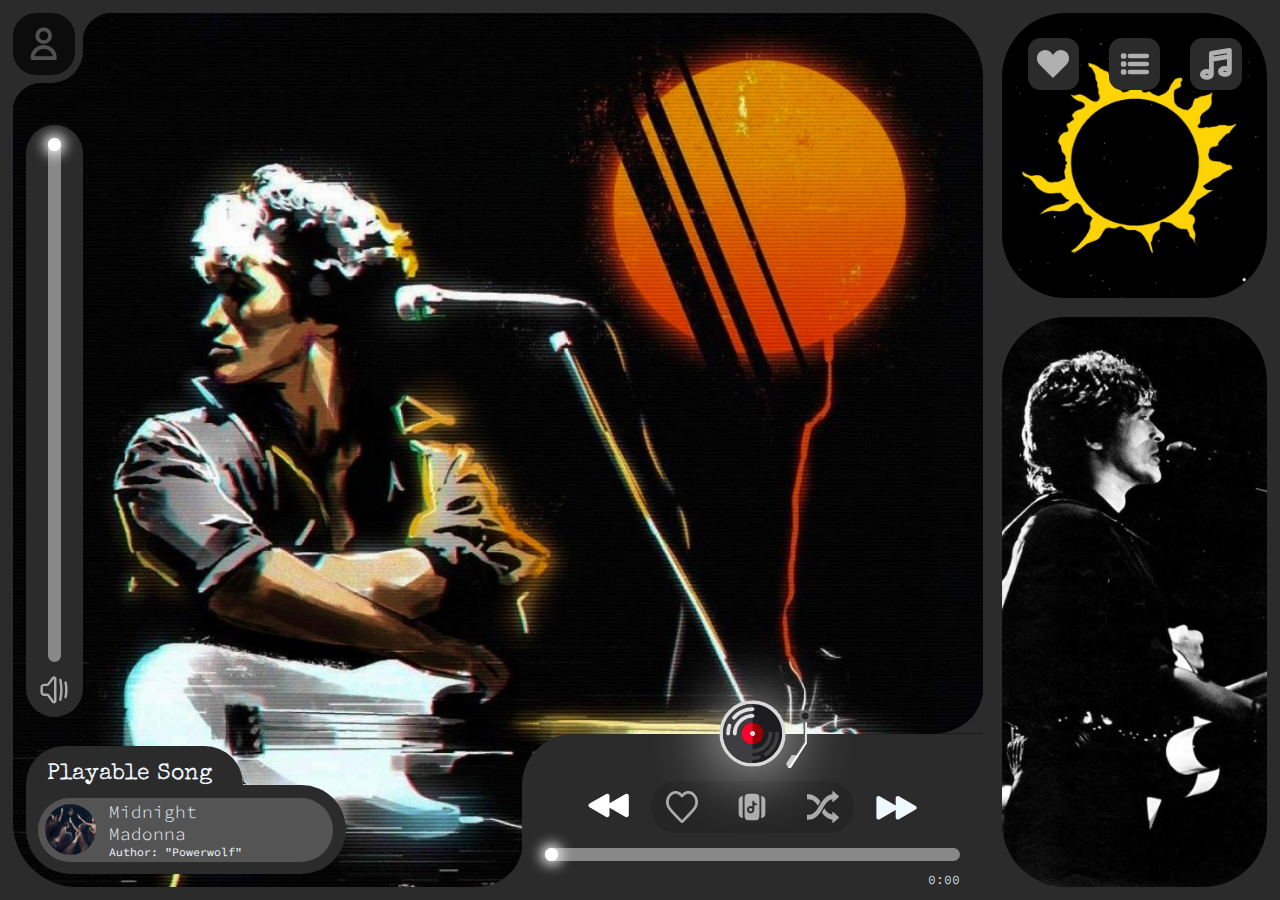
<file: index.html>
<!DOCTYPE html>
<html lang="en">
  <head>
    <meta charset="UTF-8" />
    <meta name="viewport" content="width=device-width, initial-scale=1.0" />
    <link rel="icon" href="./images/KinoIcon.jpeg" />
    <link rel="stylesheet" href="./style.css" />
    <title>Musician</title>
  </head>
  <body>
    <main>
      <section id="MainContainer">
        <div id="MC-Account">
          <svg
            width="100"
            height="100"
            viewBox="0 0 100 100"
            fill="none"
            xmlns="http://www.w3.org/2000/svg"
            style="transform: translateX(-0.05vw) translateY(-0.05vw)"
          >
            <path
              d="M100 7.62939e-06C66.6667 4.7153e-06 6.99382e-06 20 0 100L8.74228e-06 -1.11288e-06L100 7.62939e-06Z"
              fill="#2B2B2B"
            />
          </svg>
          <div id="MC-A-ImgContainer">
            <svg
              width="61"
              height="61"
              viewBox="0 0 61 61"
              fill="none"
              xmlns="http://www.w3.org/2000/svg"
            >
              <path
                d="M40.6667 17.7917C40.6667 23.4066 36.1148 27.9583 30.5 27.9583C24.8851 27.9583 20.3333 23.4066 20.3333 17.7917C20.3333 12.1768 24.8851 7.625 30.5 7.625C36.1148 7.625 40.6667 12.1768 40.6667 17.7917Z"
                stroke="#515151"
                stroke-width="6"
                stroke-linecap="round"
                stroke-linejoin="round"
              />
              <path
                d="M30.5 35.5833C20.6739 35.5833 12.7083 43.5489 12.7083 53.375H48.2917C48.2917 43.5489 40.3261 35.5833 30.5 35.5833Z"
                stroke="#515151"
                stroke-width="6"
                stroke-linecap="round"
                stroke-linejoin="round"
              />
            </svg>
          </div>
          <svg
            width="100"
            height="100"
            viewBox="0 0 100 100"
            fill="none"
            xmlns="http://www.w3.org/2000/svg"
            style="transform: translateX(-0.05vw) translateY(-0.05vw)"
          >
            <path
              d="M100 7.62939e-06C66.6667 4.7153e-06 6.99382e-06 20 0 100L8.74228e-06 -1.11288e-06L100 7.62939e-06Z"
              fill="#2B2B2B"
            />
          </svg>
        </div>
        <div id="MC-Volume">
          <svg
            id="MC-V-Zero"
            width="800px"
            height="800px"
            viewBox="0 0 24 24"
            fill="none"
            xmlns="http://www.w3.org/2000/svg"
          >
            <path
              fill-rule="evenodd"
              clip-rule="evenodd"
              d="M10.4 1.8C11.5532 0.262376 14 1.07799 14 3.00001V21.1214C14 23.0539 11.5313 23.8627 10.3878 22.3049L6.49356 17H4C2.34315 17 1 15.6569 1 14V10C1 8.34315 2.34315 7 4 7H6.5L10.4 1.8ZM12 3L8.1 8.2C7.72229 8.70361 7.12951 9 6.5 9H4C3.44772 9 3 9.44772 3 10V14C3 14.5523 3.44772 15 4 15H6.49356C7.13031 15 7.72901 15.3032 8.10581 15.8165L12 21.1214V3Z"
              fill="#ABABAB"
            />
            <path
              d="M16.2137 4.17445C16.1094 3.56451 16.5773 3 17.1961 3C17.6635 3 18.0648 3.328 18.1464 3.78824C18.4242 5.35347 19 8.96465 19 12C19 15.0353 18.4242 18.6465 18.1464 20.2118C18.0648 20.672 17.6635 21 17.1961 21C16.5773 21 16.1094 20.4355 16.2137 19.8256C16.5074 18.1073 17 14.8074 17 12C17 9.19264 16.5074 5.8927 16.2137 4.17445Z"
              fill="#ABABAB"
            />
            <path
              d="M21.41 5C20.7346 5 20.2402 5.69397 20.3966 6.35098C20.6758 7.52413 21 9.4379 21 12C21 14.5621 20.6758 16.4759 20.3966 17.649C20.2402 18.306 20.7346 19 21.41 19C21.7716 19 22.0974 18.7944 22.2101 18.4509C22.5034 17.5569 23 15.5233 23 12C23 8.47672 22.5034 6.44306 22.2101 5.54913C22.0974 5.20556 21.7716 5 21.41 5Z"
              fill="#ABABAB"
            />
          </svg>

          <input
            type="range"
            id="MC-V-Input"
            value="1"
            step="0.001"
            min="0"
            max="1"
          />
        </div>
        <div id="MC-SeasonSongContainer">
          <div id="MC-SSC-Article">
            <!-- <p>The song</p> -->
            <h1 id="MC-SSC-A-Text">Playable Song</h1>
          </div>
          <svg
            id="MC-SSC-SVG"
            width="100"
            height="100"
            viewBox="0 0 100 100"
            fill="none"
            xmlns="http://www.w3.org/2000/svg"
            style="transform: rotate(-90deg)"
          >
            <path
              d="M100 7.62939e-06C66.6667 4.7153e-06 6.99382e-06 20 0 100L8.74228e-06 -1.11288e-06L100 7.62939e-06Z"
              fill="#2B2B2B"
            />
          </svg>
          <div id="MC-SSC-SongContainer"></div>
        </div>
        <div id="MC-SongControlsContainer">
          <svg
            id="MC-SCC-Corner"
            width="100"
            height="100"
            viewBox="0 0 100 100"
            fill="none"
            xmlns="http://www.w3.org/2000/svg"
            style="
              transform: rotate(180deg) translateX(-0.1vw) translateY(-0.1vw);
            "
          >
            <path
              d="M100 7.62939e-06C66.6667 4.7153e-06 6.99382e-06 20 0 100L8.74228e-06 -1.11288e-06L100 7.62939e-06Z"
              fill="#2B2B2B"
            />
          </svg>
          <div id="MC-SCC-Main">
            <div id="MC-SCC-M-PlayButton">
              <svg
                width="900"
                height="900"
                viewBox="0 0 900 900"
                fill="none"
                xmlns="http://www.w3.org/2000/svg"
                id="MC-SCC-M-PL-SVG"
              >
                <circle cx="450" cy="450" r="450" fill="#D9D9D9" />
                <g clip-path="url(#clip0_101_47)">
                  <path
                    d="M732.842 167.158C657.293 91.6063 556.845 50 449.999 50C343.154 50 242.708 91.6063 167.158 167.158C91.6079 242.71 50 343.155 50 449.999C50 556.843 91.6079 657.29 167.158 732.842C242.708 808.394 343.157 850 450.001 850C556.845 850 657.293 808.394 732.844 732.842C808.394 657.29 850.002 556.845 850.002 449.999C850.002 343.154 808.394 242.708 732.842 167.158ZM449.999 487.477C429.302 487.477 412.524 470.699 412.524 450.001C412.524 429.304 429.302 412.524 449.999 412.524C470.696 412.524 487.476 429.302 487.476 450.001C487.477 470.698 470.698 487.477 449.999 487.477Z"
                    fill="#1D1D1F"
                  />
                  <path
                    d="M412.524 449.999C412.524 429.302 429.302 412.523 449.999 412.523V50C343.157 50 242.708 91.6063 167.158 167.158C91.6079 242.71 50 343.155 50 449.999C50 556.843 91.6079 657.29 167.158 732.842C242.708 808.394 343.157 850 450.001 850V487.477C429.304 487.477 412.524 470.698 412.524 449.999Z"
                    fill="#3E3E42"
                  />
                  <path
                    d="M449.999 304.699C369.752 304.699 304.699 369.752 304.699 449.999C304.699 530.246 369.752 595.299 449.999 595.299C530.246 595.299 595.3 530.246 595.3 449.999C595.3 369.752 530.248 304.699 449.999 304.699ZM449.999 487.477C429.302 487.477 412.524 470.699 412.524 450.001C412.524 429.304 429.302 412.524 449.999 412.524C470.696 412.524 487.476 429.302 487.476 450.001C487.477 470.698 470.698 487.477 449.999 487.477Z"
                    fill="#940009"
                  />
                  <path
                    d="M449.999 715.919C435.838 715.919 424.359 704.439 424.359 690.278C424.359 676.117 435.838 664.637 449.999 664.637C568.353 664.637 664.637 568.351 664.637 449.999C664.637 435.838 676.117 424.359 690.278 424.359C704.439 424.359 715.919 435.838 715.919 449.999C715.92 596.629 596.629 715.919 449.999 715.919Z"
                    fill="#3E3E42"
                  />
                  <path
                    d="M209.722 475.641C195.561 475.641 184.082 464.162 184.082 450.001C184.082 303.374 303.374 184.081 450.001 184.081C464.162 184.081 475.642 195.561 475.642 209.722C475.642 223.883 464.162 235.363 450.001 235.363C331.649 235.363 235.363 331.649 235.363 450.001C235.363 464.16 223.883 475.641 209.722 475.641Z"
                    fill="#E1E1E3"
                  />
                  <path
                    d="M449.999 806.631C435.838 806.631 424.359 795.152 424.359 780.991C424.359 766.83 435.838 755.35 449.999 755.35C476.276 755.35 502.354 752.012 527.512 745.43C541.206 741.842 555.223 750.045 558.807 763.745C562.392 777.445 554.192 791.458 540.492 795.042C511.101 802.733 480.656 806.631 449.999 806.631Z"
                    fill="#3E3E42"
                  />
                  <path
                    d="M626.398 755.78C617.889 755.78 609.565 751.545 604.689 743.817C597.132 731.842 600.715 716.004 612.692 708.448C702.02 652.089 755.35 555.473 755.35 449.999C755.35 435.838 766.83 424.359 780.99 424.359C795.151 424.359 806.631 435.838 806.631 449.999C806.631 511.318 790.801 571.804 760.856 624.918C731.839 676.386 690.065 720.267 640.054 751.822C635.807 754.501 631.073 755.78 626.398 755.78Z"
                    fill="#3E3E42"
                  />
                  <path
                    d="M198.107 260.897C192.221 260.897 186.303 258.882 181.475 254.761C170.703 245.568 169.422 229.383 178.614 218.613C246.539 139.02 345.455 93.3704 449.999 93.3704C464.16 93.3704 475.64 104.85 475.64 119.011C475.64 133.172 464.16 144.652 449.999 144.652C360.487 144.652 275.789 183.742 217.624 251.902C212.552 257.844 205.352 260.897 198.107 260.897Z"
                    fill="#E1E1E3"
                  />
                  <path
                    d="M119.01 475.641C104.849 475.641 93.3689 464.162 93.3689 450.001C93.3689 410.457 99.8017 371.602 112.491 334.51C117.075 321.11 131.649 313.958 145.052 318.55C158.45 323.135 165.597 337.713 161.011 351.112C150.153 382.848 144.65 416.119 144.65 450.001C144.65 464.16 133.171 475.641 119.01 475.641Z"
                    fill="#E1E1E3"
                  />
                  <path
                    d="M412.524 449.999C412.524 429.302 429.302 412.523 450.001 412.523V304.699C369.754 304.699 304.7 369.752 304.7 449.999C304.7 530.246 369.754 595.299 450.001 595.299V487.476C429.304 487.477 412.524 470.698 412.524 449.999Z"
                    fill="#FF0029"
                  />
                </g>
                <defs>
                  <clipPath id="clip0_101_47">
                    <rect
                      width="800"
                      height="800"
                      fill="white"
                      transform="translate(50 50)"
                    />
                  </clipPath>
                </defs>
              </svg>
              <svg
                viewBox="0 0 1158 2756"
                fill="none"
                xmlns="http://www.w3.org/2000/svg"
                id="MC-SCC-M-PL-SVG-Tonearm"
                class="MC-SCC-M-PL-SVG-T-Pausing"
              >
                <path
                  d="M230.303 2622.85L106.227 2541.94L795.407 1484.94V200.594H943.631V1528.97L230.303 2622.85Z"
                  fill="#646464"
                />
                <path
                  d="M584.126 2080.66L144.58 2754.02L0 2463.51L259.948 2065.29L584.126 2080.66Z"
                  fill="#CCCCCC"
                />
                <path
                  d="M100.36 2665.21L144.58 2754.02L943.631 1528.97V200.594H869.519V1484.94L100.36 2665.21Z"
                  fill="white"
                />
                <path
                  d="M869.766 574.483C1028.4 574.483 1157.01 445.881 1157.01 287.242C1157.01 128.603 1028.4 0 869.766 0C711.125 0 582.521 128.603 582.521 287.242C582.521 445.881 711.125 574.483 869.766 574.483Z"
                  fill="#646464"
                />
                <path
                  d="M869.766 444.789C956.778 444.789 1027.32 374.252 1027.32 287.242C1027.32 200.231 956.778 129.694 869.766 129.694C782.754 129.694 712.217 200.231 712.217 287.242C712.217 374.252 782.754 444.789 869.766 444.789Z"
                  fill="#232323"
                />
              </svg>
            </div>
            <div id="MC-SCC-M-Buttons">
              <button id="MC-SCC-M-B-Backward" class="MC-SCC-M-B-BF">
                <svg
                  width="800"
                  height="800"
                  viewBox="0 0 800 800"
                  fill="none"
                  xmlns="http://www.w3.org/2000/svg"
                >
                  <path
                    fill-rule="evenodd"
                    clip-rule="evenodd"
                    d="M398.413 347.247L650 201.993C672.222 189.163 700 205.2 700 230.86L700 533.283C700 558.943 672.222 574.98 650 562.15L398.413 416.897L398.413 533.283C398.413 558.943 370.633 574.981 348.413 562.151L86.5067 410.94C64.2867 398.11 64.2867 366.033 86.5067 353.203L348.413 201.993C370.633 189.163 398.413 205.2 398.413 230.86L398.413 347.247Z"
                    fill="white"
                  />
                </svg>
              </button>
              <div id="MC-SCC-M-B-Container">
                <button id="MC-SCC-M-B-C-Favorite">
                  <svg
                    id="MC-SCC-M-B-C-F-SVG"
                    width="47"
                    height="47"
                    viewBox="0 0 47 47"
                    fill="none"
                    xmlns="http://www.w3.org/2000/svg"
                  >
                    <path
                      fill-rule="evenodd"
                      clip-rule="evenodd"
                      d="M23.5 7.3013C19.2014 1.65445 12.0185 -0.0906706 6.63261 5.08014C1.24673 10.251 0.488476 18.8962 4.71803 25.0118C8.23462 30.0964 18.877 40.8204 22.3651 44.2915C22.7552 44.6798 22.9503 44.8739 23.178 44.9501C23.3765 45.0166 23.5939 45.0166 23.7927 44.9501C24.0203 44.8739 24.2153 44.6798 24.6056 44.2915C28.0936 40.8204 38.7359 30.0964 42.2526 25.0118C46.4821 18.8962 45.8163 10.1966 40.3379 5.08014C34.8594 -0.0362763 27.7986 1.65445 23.5 7.3013Z"
                      stroke="#ABABAB"
                      stroke-width="4"
                      stroke-linecap="round"
                      stroke-linejoin="round"
                    />
                  </svg>
                </button>
                <button id="MC-SCC-M-B-C-Accords">
                  <svg
                    width="800px"
                    height="800px"
                    viewBox="0 0 24 24"
                    fill="none"
                    xmlns="http://www.w3.org/2000/svg"
                  >
                    <path
                      d="M11 12.75C11.6904 12.75 12.25 13.3096 12.25 14C12.25 14.6904 11.6904 15.25 11 15.25C10.3096 15.25 9.75 14.6904 9.75 14C9.75 13.3096 10.3096 12.75 11 12.75Z"
                      fill="#ABABAB"
                    />
                    <path
                      fill-rule="evenodd"
                      clip-rule="evenodd"
                      d="M6.41861 8C6.41861 5.17157 6.41861 3.75736 7.23598 2.87868C8.05336 2 9.36891 2 12 2C14.6311 2 15.9466 2 16.764 2.87868C17.5814 3.75736 17.5814 5.17157 17.5814 8V16C17.5814 18.8284 17.5814 20.2426 16.764 21.1213C15.9466 22 14.6311 22 12 22C9.36891 22 8.05336 22 7.23598 21.1213C6.41861 20.2426 6.41861 18.8284 6.41861 16V8ZM13.75 8C13.75 7.58579 13.4142 7.25 13 7.25C12.5858 7.25 12.25 7.58579 12.25 8V11.5499C11.875 11.3581 11.4501 11.25 11 11.25C9.48122 11.25 8.25 12.4812 8.25 14C8.25 15.5188 9.48122 16.75 11 16.75C12.5188 16.75 13.75 15.5188 13.75 14V10.4501C14.125 10.6419 14.5499 10.75 15 10.75C15.4142 10.75 15.75 10.4142 15.75 10C15.75 9.58579 15.4142 9.25 15 9.25C14.3096 9.25 13.75 8.69036 13.75 8Z"
                      fill="#ABABAB"
                    />
                    <path
                      d="M5.02325 7.90125V16.0987C5.0232 17.0815 5.02316 17.9638 5.06946 18.7277C5.08581 18.9974 5.10793 19.2523 5.13787 19.4917C5.15132 19.5992 5.16661 19.7062 5.18411 19.8126C5.21968 20.0288 5.05257 20.2326 4.83435 20.2134C4.40341 20.1756 4.01421 20.0949 3.65073 19.8958C3.08186 19.5842 2.61937 19.087 2.32952 18.4755C2.14431 18.0847 2.06921 17.6663 2.034 17.2031C1.99999 16.7555 1.99999 16.2048 2 15.5314V8.46859C1.99999 7.79521 1.99999 7.2445 2.034 6.79693C2.06921 6.33367 2.14431 5.91527 2.32952 5.52453C2.61937 4.913 3.08186 4.41582 3.65073 4.10423C4.01421 3.90514 4.40341 3.8244 4.83435 3.78655C5.05257 3.76739 5.21968 3.97125 5.18411 4.1874C5.16661 4.29376 5.15132 4.40079 5.13787 4.50831C5.10793 4.74771 5.08581 5.00264 5.06946 5.27233C5.02316 6.03622 5.0232 6.91849 5.02325 7.90125Z"
                      fill="#ABABAB"
                    />
                    <path
                      d="M18.9767 7.90126V16.0987C18.9768 17.0815 18.9768 17.9638 18.9305 18.7277C18.9142 18.9974 18.8921 19.2523 18.8621 19.4917C18.8487 19.5992 18.8334 19.7062 18.8159 19.8126C18.7803 20.0288 18.9474 20.2326 19.1656 20.2134C19.5966 20.1756 19.9858 20.0949 20.3493 19.8958C20.9181 19.5842 21.3806 19.087 21.6705 18.4755C21.8557 18.0847 21.9308 17.6663 21.966 17.2031C22 16.7555 22 16.2048 22 15.5315V8.46859C22 7.79525 22 7.24448 21.966 6.79693C21.9308 6.33367 21.8557 5.91527 21.6705 5.52453C21.3806 4.913 20.9181 4.41582 20.3493 4.10423C19.9858 3.90514 19.5966 3.8244 19.1656 3.78655C18.9474 3.76739 18.7803 3.97125 18.8159 4.1874C18.8334 4.29376 18.8487 4.40079 18.8621 4.50831C18.8921 4.74771 18.9142 5.00264 18.9305 5.27233C18.9768 6.03623 18.9768 6.91849 18.9767 7.90126Z"
                      fill="#ABABAB"
                    />
                  </svg>
                </button>
                <button id="MC-SCC-M-B-C-Mixing">
                  <svg
                    width="47"
                    height="47"
                    viewBox="0 0 47 47"
                    fill="none"
                    xmlns="http://www.w3.org/2000/svg"
                  >
                    <g clip-path="url(#clip0_97_26)">
                      <path
                        class="MC-SCC-M-B-C-M-SVGPath"
                        d="M38.4636 30.9201C38.2051 30.691 37.8526 30.6675 37.5706 30.8496C37.2886 31.0376 37.1241 31.4019 37.1535 31.7779L37.3768 34.8153C36.2781 34.6273 35.2853 34.3394 34.3746 33.9575C33.1526 33.4464 32.0599 32.7766 31.0494 31.9659C29.5336 30.7556 28.1824 29.2105 26.9134 27.4304C26.4258 26.7489 25.9558 26.0321 25.4858 25.286C25.2273 25.7325 24.9805 26.1731 24.7455 26.5961C23.8525 28.1883 22.8949 29.8509 21.8433 31.4841C22.795 32.8648 23.829 34.2101 24.9981 35.4615C26.8135 37.412 28.952 39.1275 31.4783 40.3378C33.276 41.2014 35.2676 41.7889 37.4473 42.0533L37.1594 45.9425C37.1359 46.3244 37.2945 46.6886 37.5765 46.8708C37.8585 47.0588 38.211 47.0294 38.4695 46.8061L46.6769 39.6386C46.8884 39.4565 47.0118 39.1686 47.0118 38.8631C47.0118 38.5576 46.8884 38.2698 46.6769 38.0818L38.4695 30.9143L38.4636 30.9201Z"
                        fill="#ABABAB"
                      />
                      <path
                        class="MC-SCC-M-B-C-M-SVGPath"
                        d="M7.08525 13.0425C8.30725 13.5536 9.4 14.2234 10.4105 15.0341C11.9321 16.2444 13.2775 17.7895 14.5465 19.5696C15.0341 20.2511 15.5041 20.9679 15.9741 21.714C16.2326 21.2675 16.4794 20.8269 16.7144 20.4039C17.6074 18.8117 18.5591 17.1491 19.6166 15.5159C18.6649 14.1352 17.6309 12.7899 16.4618 11.5385C14.6464 9.58799 12.5079 7.86662 9.98162 6.66224C7.45537 5.45199 4.56487 4.77637 1.29838 4.77637H0V11.9556H1.29838C3.572 11.9556 5.452 12.361 7.08525 13.0425Z"
                        fill="#ABABAB"
                      />
                      <path
                        class="MC-SCC-M-B-C-M-SVGPath"
                        d="M26.4845 20.1689C27.3187 18.9469 28.1882 17.8248 29.1106 16.8319C30.4971 15.3455 32.0011 14.1529 33.7695 13.3069C34.8505 12.7958 36.0314 12.4021 37.3768 12.1789L37.1535 15.2163C37.13 15.5981 37.2886 15.9624 37.5706 16.1445C37.8526 16.3325 38.2051 16.3031 38.4636 16.074L46.671 8.90652C46.8825 8.7244 47.0059 8.43652 47.0059 8.12515C47.0059 7.81377 46.8825 7.53177 46.671 7.34965L38.4636 0.193897C38.2051 -0.0352281 37.8526 -0.0587281 37.5706 0.129272C37.2886 0.317272 37.1241 0.681522 37.1535 1.05752L37.4414 4.94677C35.6025 5.1759 33.8929 5.6224 32.3243 6.2804C30.5853 7.0089 29.0166 7.9724 27.6066 9.1004C25.4916 10.7924 23.7409 12.831 22.2193 14.9695C20.6976 17.108 19.3934 19.3581 18.1772 21.5319C17.1315 23.4001 16.0858 25.2038 14.9695 26.8311C14.1353 28.0531 13.2658 29.1753 12.3434 30.1681C10.9569 31.6545 9.45288 32.8471 7.6845 33.6931C5.91613 34.5333 3.85987 35.0444 1.29838 35.0503H0V42.2295H1.29838C4.20063 42.2295 6.80912 41.6949 9.12975 40.7255C10.8687 39.997 12.4374 39.0335 13.8474 37.9055C15.9624 36.2135 17.7131 34.1749 19.2347 32.0364C20.7564 29.8979 22.0606 27.6478 23.2768 25.474C24.3225 23.6058 25.3741 21.8021 26.4845 20.1748V20.1689Z"
                        fill="#ABABAB"
                      />
                    </g>
                    <defs>
                      <clipPath id="clip0_97_26">
                        <rect width="47" height="47" fill="black" />
                      </clipPath>
                    </defs>
                  </svg>
                </button>
              </div>
              <button id="MC-SCC-M-B-Forward" class="MC-SCC-M-B-BF">
                <svg
                  width="800px"
                  height="800px"
                  viewBox="0 0 24 24"
                  fill="none"
                  xmlns="http://www.w3.org/2000/svg"
                >
                  <path
                    fill-rule="evenodd"
                    clip-rule="evenodd"
                    d="M12.0476 13.5826L4.5 17.9402C3.83333 18.3251 3 17.844 3 17.0742V8.00152C3 7.23171 3.83333 6.75059 4.5 7.13549L12.0476 11.4931V8.00151C12.0476 7.23171 12.881 6.75058 13.5476 7.13548L21.4048 11.6718C22.0714 12.0567 22.0714 13.019 21.4048 13.4039L13.5476 17.9402C12.881 18.3251 12.0476 17.844 12.0476 17.0742V13.5826Z"
                    fill="aliceblue"
                  />
                </svg>
              </button>
            </div>
            <input
              type="range"
              id="MC-SCC-M-Input"
              value="0"
              step="0.1"
              min="0"
              max="0"
            />
            <p id="MC-SCC-M-Current">0:00</p>
          </div>
          <svg
            id="MC-SCC-Corner"
            width="100"
            height="100"
            viewBox="0 0 100 100"
            fill="none"
            xmlns="http://www.w3.org/2000/svg"
            style="
              transform: rotate(180deg) translateX(-0.05vw) translateY(-0.05vw);
            "
          >
            <path
              d="M100 7.62939e-06C66.6667 4.7153e-06 6.99382e-06 20 0 100L8.74228e-06 -1.11288e-06L100 7.62939e-06Z"
              fill="#2B2B2B"
            />
          </svg>
        </div>
        <div id="MC-ModalWindowContainer">
          <div id="MC-MWC-Modal">
            <div id="MC-MWC-M-Verse"></div>
            <div id="MC-MWC-M-Chorus"></div>
          </div>
        </div>
      </section>
      <section id="ButtonsContainer">
        <div id="BC-Container">
          <button>
            <svg
              width="45"
              height="45"
              viewBox="0 0 45 45"
              fill="none"
              xmlns="http://www.w3.org/2000/svg"
            >
              <path
                d="M3.49493 23.1824L22.5 42.1875L41.5052 23.1824C43.7428 20.9447 45 17.9096 45 14.7449V14.2097C45 7.91522 39.8973 2.8125 33.6029 2.8125C30.1404 2.8125 26.8659 4.38635 24.7031 7.08992L22.5 9.84375L20.2969 7.08992C18.1341 4.38635 14.8595 2.8125 11.3972 2.8125C5.10272 2.8125 0 7.91522 0 14.2097V14.7449C0 17.9096 1.25716 20.9447 3.49493 23.1824Z"
                fill="#B0B0B0"
              />
            </svg>
          </button>
          <button>
            <svg
              width="45"
              height="45"
              viewBox="0 0 45 45"
              fill="none"
              xmlns="http://www.w3.org/2000/svg"
            >
              <path
                d="M15 11.25L39.375 11.2515M15 22.5L39.375 22.5015M15 33.75L39.375 33.7513M5.625 12.1875H7.5V10.3125H5.625V12.1875ZM5.625 23.4375H7.5V21.5625H5.625V23.4375ZM5.625 34.6875H7.5V32.8125H5.625V34.6875Z"
                stroke="#B0B0B0"
                stroke-width="6"
                stroke-linecap="round"
                stroke-linejoin="round"
              />
            </svg>
          </button>
          <button>
            <svg
              width="40"
              height="40"
              viewBox="0 0 40 40"
              fill="none"
              xmlns="http://www.w3.org/2000/svg"
            >
              <path
                d="M14.25 33C14.25 35.0711 11.7316 36.75 8.625 36.75C5.51841 36.75 3 35.0711 3 33C3 30.9289 5.51841 29.25 8.625 29.25C11.7316 29.25 14.25 30.9289 14.25 33ZM14.25 33V6.75L36.75 3V29.25M36.75 29.25C36.75 31.3211 34.2317 33 31.125 33C28.0183 33 25.5 31.3211 25.5 29.25C25.5 27.1789 28.0183 25.5 31.125 25.5C34.2317 25.5 36.75 27.1789 36.75 29.25ZM14.25 14.25L36.75 10.5"
                stroke="#B0B0B0"
                stroke-width="6"
                stroke-linecap="round"
                stroke-linejoin="round"
              />
            </svg>
          </button>
        </div>
      </section>
      <section id="PlaylistContainer"></section>
    </main>
  </body>
  <script type="module" src="./script.js"></script>
</html>
</file>
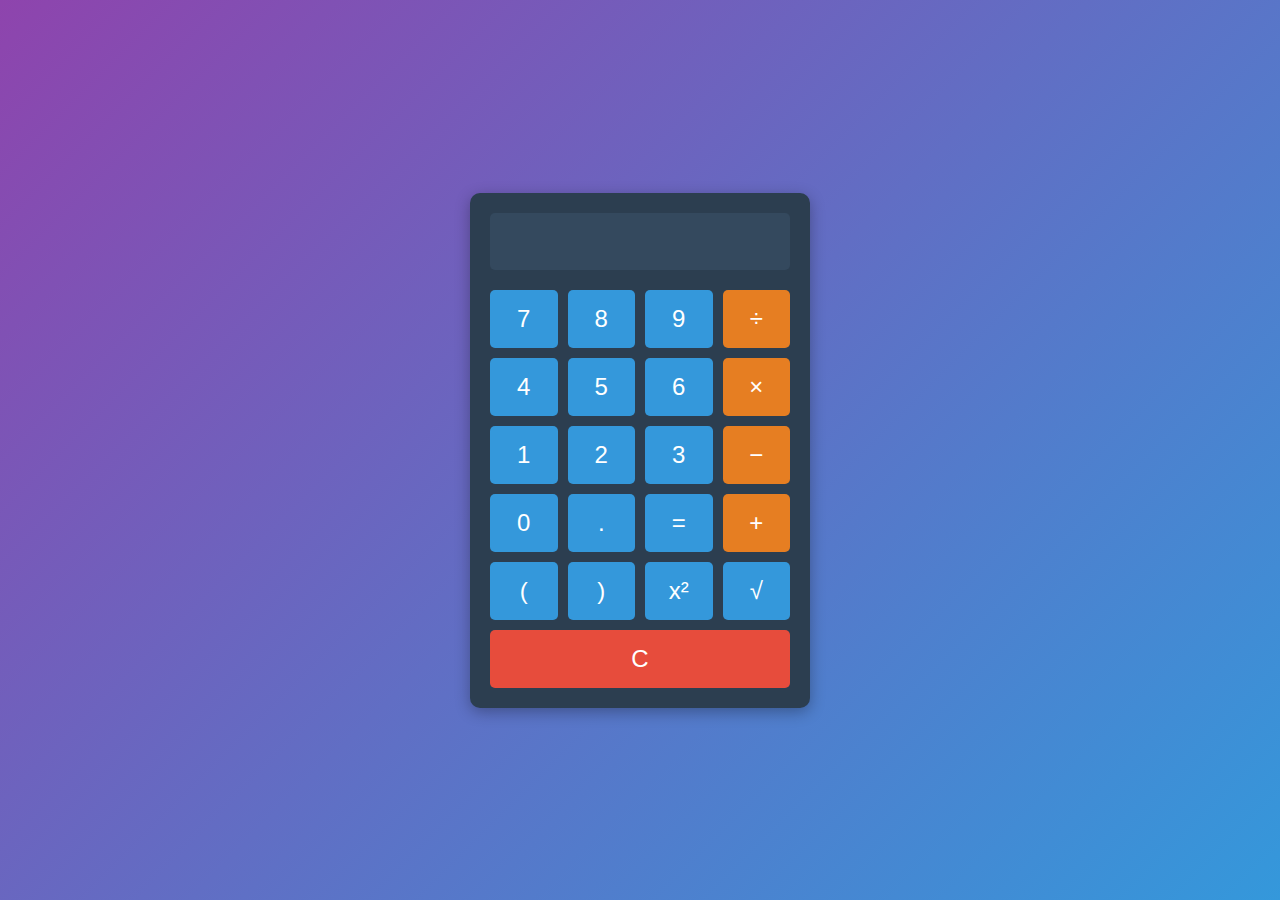
<file: testpage/test.html>
<!DOCTYPE html>
<html lang="en">
  <head>
    <meta charset="UTF-8" />
    <meta name="viewport" content="width=device-width, initial-scale=1.0" />
    <title>Calculator</title>
    <style>
      body {
        font-family: Arial, sans-serif;
        display: flex;
        justify-content: center;
        align-items: center;
        height: 100vh;
        margin: 0;
        background: linear-gradient(135deg, #8e44ad, #3498db);
        color: white;
      }
      .calculator {
        background: #2c3e50;
        border-radius: 10px;
        box-shadow: 0 4px 15px rgba(0, 0, 0, 0.3);
        padding: 20px;
        width: 300px;
      }
      .display {
        background: #34495e;
        border: none;
        border-radius: 5px;
        color: white;
        font-size: 2rem;
        margin-bottom: 20px;
        padding: 10px;
        text-align: right;
        width: 100%;
        box-sizing: border-box;
      }
      .buttons {
        display: grid;
        grid-template-columns: repeat(4, 1fr);
        gap: 10px;
      }
      button {
        background: #3498db;
        border: none;
        border-radius: 5px;
        color: white;
        cursor: pointer;
        font-size: 1.5rem;
        padding: 15px;
        transition: background 0.3s;
      }
      button:hover {
        background: #2980b9;
      }
      .operator {
        background: #e67e22;
      }
      .operator:hover {
        background: #d35400;
      }
      .clear {
        background: #e74c3c;
      }
      .clear:hover {
        background: #c0392b;
      }
    </style>
  </head>
  <body>
    <div class="calculator">
      <input type="text" class="display" id="display" disabled />
      <div class="buttons">
        <button onclick="appendValue('7')">7</button>
        <button onclick="appendValue('8')">8</button>
        <button onclick="appendValue('9')">9</button>
        <button class="operator" onclick="appendValue('/')">&divide;</button>
        <button onclick="appendValue('4')">4</button>
        <button onclick="appendValue('5')">5</button>
        <button onclick="appendValue('6')">6</button>
        <button class="operator" onclick="appendValue('*')">&times;</button>
        <button onclick="appendValue('1')">1</button>
        <button onclick="appendValue('2')">2</button>
        <button onclick="appendValue('3')">3</button>
        <button class="operator" onclick="appendValue('-')">&minus;</button>
        <button onclick="appendValue('0')">0</button>
        <button onclick="appendValue('.')">.</button>
        <button onclick="calculate()">=</button>
        <button class="operator" onclick="appendValue('+')">+</button>
        <button onclick="appendValue('(')">(</button>
        <button onclick="appendValue(')')">)</button>
        <button onclick="calculateSquare()">x²</button>
        <button onclick="calculateSqrt()">&radic;</button>
        <button
          class="clear"
          onclick="clearDisplay()"
          style="grid-column: span 4"
        >
          C
        </button>
      </div>
    </div>

    <script>
      const display = document.getElementById("display");

      function appendValue(value) {
        display.value += value;
      }

      function clearDisplay() {
        display.value = "";
      }

      function calculate() {
        try {
          display.value = eval(display.value);
        } catch {
          display.value = "Error";
        }
      }

      function calculateSquare() {
        try {
          display.value = Math.pow(eval(display.value), 2);
        } catch {
          display.value = "Error";
        }
      }

      function calculateSqrt() {
        try {
          display.value = Math.sqrt(eval(display.value));
        } catch {
          display.value = "Error";
        }
      }
    </script>
  </body>
  <script type="module" src="./js2.js"></script>
</html>
</file>
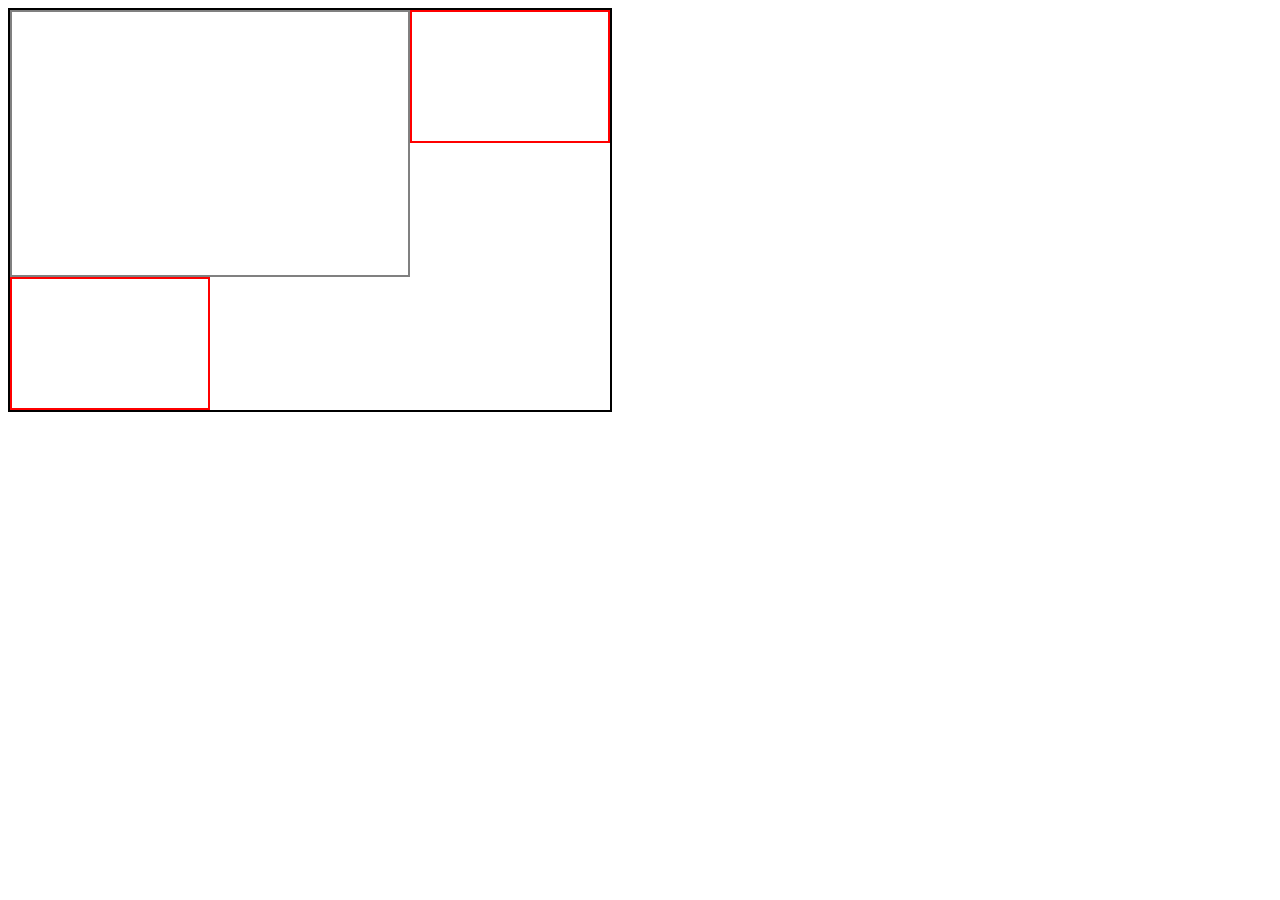
<file: testpage/test2.html>
<!DOCTYPE html>
<html lang="en">
  <head>
    <meta charset="UTF-8" />
    <meta name="viewport" content="width=device-width, initial-scale=1.0" />
    <title>CSS Grid Layout</title>
    <style>
      .container {
        display: grid;
        grid-template-columns: repeat(3, 1fr);
        grid-template-rows: repeat(3, 1fr);
        width: 600px;
        height: 400px;
        border: 2px solid black;
        position: relative;
      }

      .big-box {
        grid-column: 1 / span 2;
        grid-row: 1 / span 2;
        border: 2px solid gray;
      }

      .top-small {
        grid-column: 3;
        grid-row: 1;
        border: 2px solid red;
      }

      .bottom-small {
        grid-column: 1;
        grid-row: 3;
        border: 2px solid red;
      }
    </style>
  </head>
  <body>
    <div class="container">
      <div class="big-box"></div>
      <div class="top-small"></div>
      <div class="bottom-small"></div>
    </div>
  </body>
</html>
</file>
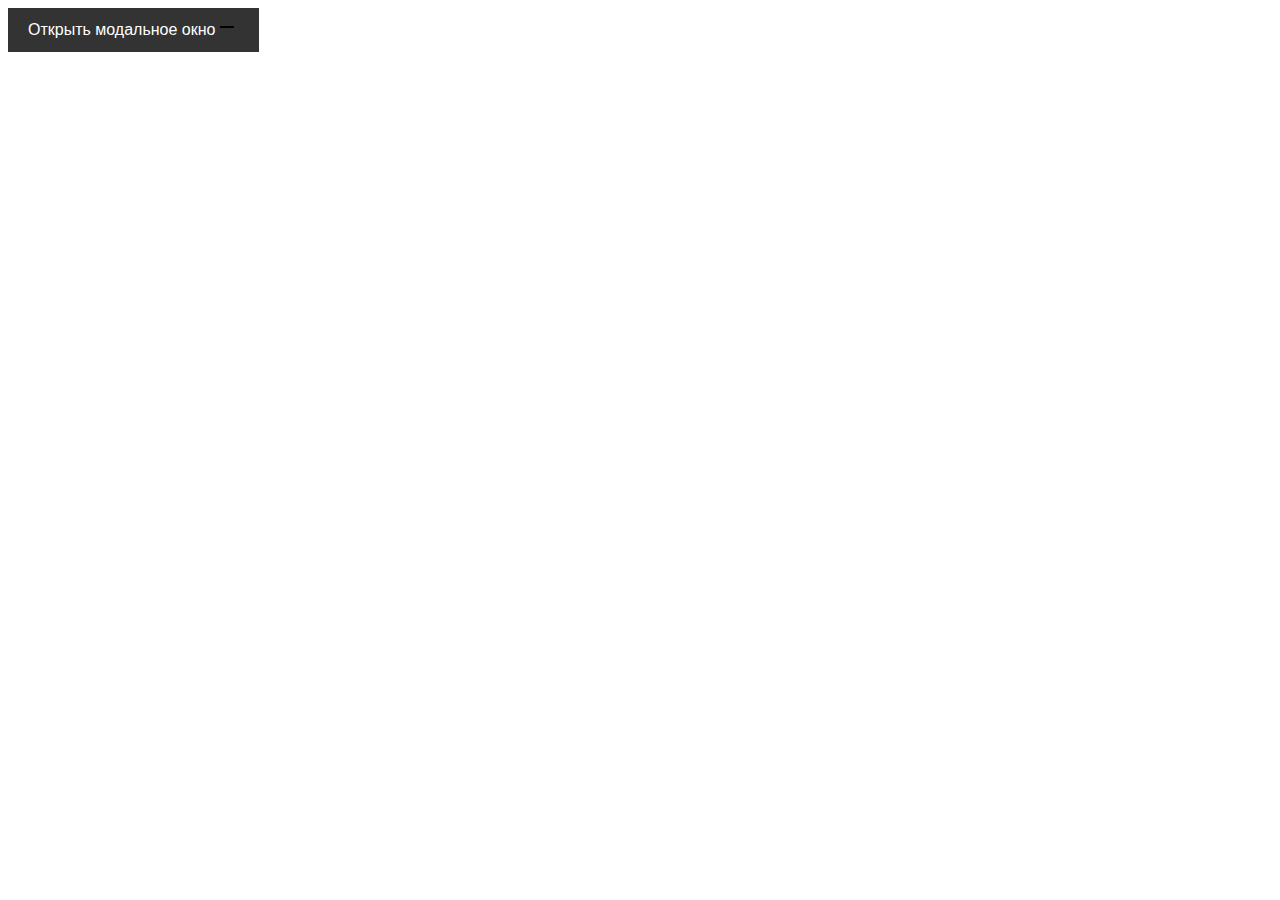
<file: testpage/test3.html>
<!DOCTYPE html>
<html lang="ru">
  <head>
    <meta charset="UTF-8" />
    <meta name="viewport" content="width=device-width, initial-scale=1.0" />
    <title>Модальное окно</title>
    <style>
      /* Стиль для кнопки */
      #MC-SCC-M-B-C-Accords {
        padding: 10px 20px;
        background-color: #333;
        color: white;
        cursor: pointer;
        border: none;
        font-size: 16px;
        display: inline-flex;
        align-items: center;
      }

      /* Модальное окно */
      #modal {
        position: fixed;
        top: 50%;
        left: 50%;
        transform: translate(-50%, -50%);
        width: 300px;
        height: 300px;
        background-color: rgba(0, 0, 0, 0.8);
        color: white;
        display: none; /* Модальное окно скрыто по умолчанию */
        padding: 20px;
        box-sizing: border-box;
      }

      #modal.open {
        display: block; /* Показываем модальное окно */
      }

      /* Крестик для закрытия */
      .close-btn {
        position: absolute;
        top: 10px;
        right: 10px;
        font-size: 24px;
        cursor: pointer;
        color: white;
      }

      /* Стиль для элементов SVG */
      #MC-SCC-M-B-C-Accords svg path {
        fill: black; /* Изначальный цвет */
        transition: fill 0.3s ease;
      }
    </style>
  </head>
  <body>
    <!-- Кнопка для открытия модального окна -->
    <button id="MC-SCC-M-B-C-Accords">
      Открыть модальное окно
      <svg width="24" height="24">
        <path d="M5 8L19 8L19 10L5 10L5 8Z" />
      </svg>
    </button>

    <!-- Модальное окно -->
    <div id="modal">
      <span class="close-btn" id="close-btn">×</span>
      <h2>Модальное окно</h2>
      <p>Контент модального окна...</p>
    </div>

    <script>
      const accordsButton = document.getElementById("MC-SCC-M-B-C-Accords");
      const modal = document.getElementById("modal");
      const closeButton = document.getElementById("close-btn");

      // Функция для открытия и закрытия модального окна
      function toggleModal() {
        modal.classList.toggle("open"); // Добавляем или убираем класс .open для отображения окна
      }

      // Функция для изменения атрибута fill у всех path в SVG
      function changeSVGFill() {
        const svgPaths = document.querySelectorAll(
          "#MC-SCC-M-B-C-Accords svg path"
        );
        svgPaths.forEach((path) => {
          path.setAttribute("fill", "white"); // Меняем цвет fill на белый
        });
      }

      // Обработчик для кнопки
      accordsButton.addEventListener("click", function () {
        toggleModal(); // Открываем или закрываем окно
        changeSVGFill(); // Меняем цвет fill у всех path
      });

      // Обработчик для кнопки закрытия окна
      closeButton.addEventListener("click", function () {
        toggleModal(); // Закрываем окно
      });
    </script>
  </body>
</html>
</file>
<file: style.css>
body,
h1,
p,
button,
input {
  margin: 0;
  padding: 0;
  user-select: none;
}
svg {
  width: 2.5vw;
  height: 2.5vw;
}
@font-face {
  font-family: "Raleway";
  src: url(./fonts/Raleway-VariableFont_wght.ttf);
}
@font-face {
  font-family: "Elite";
  src: url(./fonts/SpecialElite.ttf);
}
@font-face {
  font-family: "Jacques";
  src: url(./fonts/JacquesFrancois-Regular.ttf);
}
@font-face {
  font-family: "SourceCodePro";
  src: url(./fonts/SourceCodePro-VariableFont_wght.ttf);
}
@font-face {
  font-family: "Hadrian";
  src: url(./fonts/Hadrianbold\ RUS-LAT\ Regular.otf);
}

main {
  width: 100vw;
  height: 100vh;
  background-color: #2b2b2b;
  padding: 1vw;
  box-sizing: border-box;
  display: grid;
  justify-content: flex-start;
  align-items: top;
  grid-template-columns: 3fr 0.82fr;
  grid-template-rows: 1fr 2fr;
  grid-gap: 1.5vw;
}
#MainContainer {
  height: 100%;
  background: url(./images/MainPageBG.png);
  background-size: cover;
  background-repeat: no-repeat;
  background-position: 50% 100%;
  position: relative;
  display: flex;
  /* align-items: end; */
  border-radius: 5vw;
  grid-column: 1;
  grid-row: span 2;
  box-sizing: border-box;
}
#MC-Account {
  display: grid;
  grid-template-columns: 5.5vw 0vw;
  grid-template-rows: 5.5vw 0vw;
  position: absolute;
}
#MC-Account svg:nth-child(1) {
  grid-column: 2;
  grid-row: 1;
}
#MC-Account div:nth-child(2) {
  grid-column: 1;
  grid-row: 1;
}
#MC-Account svg:nth-child(3) {
  grid-column: 1;
  grid-row: 2;
}
#MC-A-ImgContainer {
  background-color: #2b2b2b;
  width: 100%;
  height: 100%;
  display: flex;
  justify-content: center;
  align-items: center;
  border-radius: 0 0 2.5vw 0;
  box-sizing: border-box;
}
#MC-A-ImgContainer svg {
  width: 3vw;
  height: 3vw;
  background-color: rgb(12, 12, 12);
  margin: 0 0.6vw 0.6vw 0;
  padding: 0.9vw;
  border-radius: 1.8vw;
}

#MC-Volume {
  width: 4.5vw;
  height: calc(80vh - 10vw);
  /* height: 58vh; */
  background-color: #2b2b2b;
  /* position: absolute; */
  display: flex;
  justify-content: center;
  align-items: center;
  gap: 1vw;
  margin: 12.5vh 0 0 1vw;
  padding: 1vw 0 1vw 0;
  border-radius: 5vw;
  z-index: 1;
  box-sizing: border-box;
  writing-mode: vertical-rl;
  direction: rtl;
  transition: ease-in-out 200ms;
}
#MC-V-Input[type="range"] {
  -webkit-appearance: none;
  height: 100%;
  margin: 0;
  background: transparent;
  position: relative;
}
#MC-V-Input[type="range"]::-webkit-slider-runnable-track {
  width: 100%;
  height: 1vw;
  background: linear-gradient(to right, #888888, #888888);
  border-radius: 1vw;
  border: none;
}
#MC-V-Input[type="range"]::-webkit-slider-thumb {
  -webkit-appearance: none;
  width: 1vw;
  height: 1vw;
  margin: 0;
  background: #ffffff;
  box-shadow: 0 0 1vw 0.3vw rgba(255, 255, 255, 1);
  border-radius: 50%;
  cursor: pointer;
}
#MC-V-Input[type="range"]:focus {
  outline: none;
}
#MC-V-Input[type="range"]:focus::-webkit-slider-runnable-track {
  background: linear-gradient(to right, #888888, #888888);
}
#MC-V-Input[type="range"]::-moz-range-track {
  width: 90%;
  height: 1vw;
  background: linear-gradient(to right, #888888, #888888);
  border-radius: 1vw;
  border: none;
}
#MC-V-Input[type="range"]::-moz-range-thumb {
  width: 1vw;
  height: 1vw;
  background: #ffffff;
  box-shadow: 0 0 1vw 0.3vw rgba(255, 255, 255, 1);
  border-radius: 50%;
  cursor: pointer;
}
#MC-V-Input[type="range"]::-ms-track {
  width: 90%;
  height: 1vw;
  background: transparent;
  border-color: transparent;
  color: transparent;
}
#MC-V-Input[type="range"]::-ms-fill-lower {
  background: #888888;
  border-radius: 1vw;
}
#MC-V-Input[type="range"]::-ms-fill-upper {
  background: #888888;
  border-radius: 1vw;
}
#MC-V-Input[type="range"]::-ms-thumb {
  width: 1vw;
  height: 1vw;
  background: #ffffff;
  box-shadow: 0 0 1vw 0.3vw rgba(255, 255, 255, 1);
  border-radius: 50%;
  cursor: pointer;
  margin-top: 0;
}
#MC-V-Input[type="range"]:focus::-ms-fill-lower,
#MC-V-Input[type="range"]:focus::-ms-fill-upper {
  background: #888888;
}

#MC-SeasonSongContainer {
  position: absolute;
  bottom: 0;
  left: 0;
  display: grid;
  align-items: end;
  justify-content: start;
  grid-template-columns: 17vw 8vw;
  grid-template-rows: 3vw 7vw;
  margin: 0 0 1vw 1vw;
  z-index: 1;
}
#MC-SSC-Article {
  width: 100%;
  height: 100%;
  background-color: #2b2b2b;
  display: flex;
  justify-content: center;
  flex-direction: column;
  align-items: center;
  gap: 0.1vw;
  grid-column: 1;
  grid-row: 1;
  border-radius: 3vw 3vw 0vw 0vw;
  z-index: 0;
}
#MC-SSC-Article h1 {
  width: 80%;
  margin-top: 8%;
  color: aliceblue;
  font-size: 1.8vw;
  font-family: "Elite";
  font-weight: 500;
}
#MC-SSC-SVG {
  width: 0.5vw;
  height: 0.5vw;
  grid-column: 2;
  grid-row: 1;
}
#MC-SSC-SongContainer {
  width: 100%;
  height: 100%;
  background-color: #2b2b2b;
  display: flex;
  justify-content: center;
  align-items: center;
  grid-column: span 2;
  grid-row: 2;
  border-radius: 0 5vw 5vw 5vw;
}
#MC-SSC-SC-Song {
  width: 23vw;
  height: 5vw;
  background-color: #545454;
  display: flex;
  /* justify-content: space-between; */
  align-items: center;
  gap: 1vw;
  border-radius: 10vw;
  padding: 0 0.5vw;
  box-sizing: border-box;
}
#MC-SSC-SC-Song img {
  width: 4vw;
  border-radius: 10vw;
}
#MC-SSC-SC-Song span {
  width: 60%;
  display: flex;
  flex-direction: column;
  justify-content: center;
  align-items: start;
}
#MC-SSC-SC-Song span h1 {
  width: 100%;
  color: aliceblue;
  font-size: 1.37vw;
  font-family: "SourceCodePro";
  font-weight: 300;
  /* letter-spacing: 0.2vw; */
}
#MC-SSC-SC-Song span p {
  color: aliceblue;
  font-size: 0.9vw;
  font-family: "Sourcecodepro";
  /* letter-spacing: 0.2vw; */
}
#MC-SSC-SC-Song button {
  width: 3vw;
  height: 3vw;
  background-color: #0c0c0c00;
  border: 0;
  border-radius: 10vw;
  display: flex;
  justify-content: center;
  align-items: center;
  transition: ease-in-out 100ms;
}
#MC-SSC-SC-Song button:hover {
  scale: 1.1;
}
#MC-SSC-SC-Song button:active svg path {
  fill: #6d6d6d;
  scale: 1.1;
}
#MC-SongControlsContainer {
  width: auto;
  height: auto;
  position: absolute;
  bottom: 0;
  right: 0;
  display: grid;
  grid-template-columns: 4vw 36vw;
  grid-template-rows: 4vw 12vw;
  align-items: end;
  transition: ease-in-out 300ms;
  z-index: 1;
}
#MC-SCC-Corner:nth-child(1) {
  width: 4vw;
  height: 4vw;
  grid-column: 1;
  grid-row: 2;
}
#MC-SCC-Main {
  width: 100%;
  height: 100%;
  background-color: #2b2b2b;
  position: relative;
  grid-column: 2;
  grid-row: 2;
  display: flex;
  justify-content: center;
  align-items: center;
  flex-direction: column;
  gap: 0.8vw;
  border-radius: 4vw 0 0 0;
}
#MC-SCC-Corner:nth-child(3) {
  width: 4vw;
  height: 4vw;
  position: absolute;
  right: 0;
  top: 0;
  grid-column: 2;
  grid-row: 1;
}
#MC-SCC-M-PL-SVG {
  width: 4vw;
  height: 4vw;
  position: absolute;
  filter: drop-shadow(0 0 2vw #ffffff);
  top: -2vw;
  z-index: 0;
  scale: 1.3;
}
#MC-SCC-M-PlayButton {
  width: 100%;
  /* height: 100%; */
  display: flex;
  justify-content: center;
  position: relative;
  top: 0;
  transition: ease-in-out 300ms;
}
#MC-SCC-M-PL-SVG-Tonearm {
  z-index: 1;
  scale: 10;
  width: 0.2vw;
  height: 0.5vw;
  pointer-events: none;
  position: relative;
}
.MC-SCC-M-PL-SVG-T-Pausing {
  transform-origin: 100% 0;
  left: 4.5vw;
  bottom: 2vw;
  /* transform: translateX(0.4vw) translateY(-0.2vw); */
}
.MC-SCC-M-PL-SVG-T-Playing {
  transform-origin: 100% 0;
  left: 4.8vw;
  bottom: 1.65vw;
  /* translateX(0.37vw) translateY(-0.06vw) */
  transform: rotate(35deg);
}
#MC-SCC-M-Buttons {
  width: 80%;
  height: 40%;
  display: flex;
  justify-content: space-around;
  align-items: center;
  margin-top: 2vw;
  transition: ease-in-out 300ms;
}
#MC-SCC-M-B-Container {
  background-color: rgb(37, 37, 37);
  display: flex;
  justify-content: space-around;
  padding: 0.1vw 1.2vw 0.1vw 1.2vw;
  align-items: center;
  border-radius: 10vw;
  height: 80%;
  gap: 3vw;
}
#MC-SCC-M-Buttons button {
  width: 200%;
  height: 5vw;
  background-color: #0b0b0b00;
  display: flex;
  justify-content: center;
  align-items: center;
  border: 0;
}
.MC-SCC-M-B-BF svg {
  width: 4vw;
  height: 4vw;
}
#MC-SCC-M-ProgressBar {
  width: 90%;
  text-align: end;
}
#MC-SCC-Main p {
  width: 90%;
  font-size: 1vw;
  font-family: "SourceCodePro";
  text-align: end;
  color: rgba(240, 248, 255, 0.837);
}
#MC-SCC-Main input[type="range"] {
  -webkit-appearance: none;
  width: 90%;
  height: 1vw;
  margin: 0;
  background: transparent;
  position: relative;
}
#MC-SCC-Main input[type="range"]::-webkit-slider-runnable-track {
  width: 100%;
  height: 1vw;
  background: linear-gradient(to right, #888888, #888888);
  border-radius: 1vw;
  border: none;
}
#MC-SCC-Main input[type="range"]::-webkit-slider-thumb {
  -webkit-appearance: none;
  width: 1vw;
  height: 1vw;
  margin: 0;
  background: #ffffff;
  box-shadow: 0 0 1vw 0.3vw rgba(255, 255, 255, 1);
  border-radius: 50%;
  cursor: pointer;
}
#MC-SCC-Main input[type="range"]:focus {
  outline: none;
}
#MC-SCC-Main input[type="range"]:focus::-webkit-slider-runnable-track {
  background: linear-gradient(to right, #888888, #888888);
}
#MC-SCC-Main input[type="range"]::-moz-range-track {
  width: 90%;
  height: 1vw;
  background: linear-gradient(to right, #888888, #888888);
  border-radius: 1vw;
  border: none;
}
#MC-SCC-Main input[type="range"]::-moz-range-thumb {
  width: 1vw;
  height: 1vw;
  background: #ffffff;
  box-shadow: 0 0 1vw 0.3vw rgba(255, 255, 255, 1);
  border-radius: 50%;
  cursor: pointer;
}
#MC-SCC-Main input[type="range"]::-ms-track {
  width: 90%;
  height: 1vw;
  background: transparent;
  border-color: transparent;
  color: transparent;
}
#MC-SCC-Main input[type="range"]::-ms-fill-lower {
  background: #888888;
  border-radius: 1vw;
}
#MC-SCC-Main input[type="range"]::-ms-fill-upper {
  background: #888888;
  border-radius: 1vw;
}
#MC-SCC-Main input[type="range"]::-ms-thumb {
  width: 1vw;
  height: 1vw;
  background: #ffffff;
  box-shadow: 0 0 1vw 0.3vw rgba(255, 255, 255, 1);
  border-radius: 50%;
  cursor: pointer;
  margin-top: 0;
}
#MC-SCC-Main input[type="range"]:focus::-ms-fill-lower,
#MC-SCC-Main input[type="range"]:focus::-ms-fill-upper {
  background: #888888;
}

#MC-ModalWindowContainer {
  width: 100%;
  height: 100%;
  position: relative;
  display: none;
  align-items: end;
  margin: 0 auto;
  padding: 1vw 1vw 9vw 1vw;
  box-sizing: border-box;
  z-index: 0;
}
#MC-MWC-Modal {
  width: 100%;
  height: 100%;
  background-color: #2b2b2baa;
  display: flex;
  border-radius: 5vw;
  padding: 3vw;
  box-sizing: border-box;
}
#MC-MWC-Modal div {
  width: 60%;
  height: 100%;
  max-height: 100%;
  overflow-y: auto;
}
#MC-MWC-Modal div:nth-child(2) {
  width: 40%;
  display: flex;
  align-items: center;
  flex-direction: column;
}
#MC-MWC-Modal div::-webkit-scrollbar {
  width: 0.5vw;
  background-color: #333;
  border-radius: 1vw;
}
#MC-MWC-Modal div::-webkit-scrollbar-thumb {
  background-color: #fff;
  border-radius: 1vw;
  box-shadow: 0 0 1vw rgba(255, 255, 255, 0.6);
}
#MC-MWC-Modal div::-webkit-scrollbar-track {
  background-color: #333;
  border-radius: 1vw;
}
#MC-MWC-Modal div:nth-child(2) {
  display: flex;
  align-items: center;
  flex-direction: column;
}
#MC-MWC-Modal div p {
  font-size: 1.2vw;
  font-family: "Raleway";
  word-spacing: 0.2vw;
  color: aliceblue;
  overflow: hidden;
  text-overflow: ellipsis;
  white-space: normal;
  display: block;
}

#ButtonsContainer {
  width: 100%;
  height: 100%;
  background: url(./images/KinoLogo.png);
  background-size: cover;
  background-repeat: no-repeat;
  background-position: 50% 50%;
  grid-column: 2;
  grid-row: 1;
  border-radius: 5vw;
  padding: 2vw 2vw 2vw 2vw;
  box-sizing: border-box;
}
#BC-Container {
  width: 100%;
  height: 100%;
  /* background-color: aqua; */
  display: flex;
  justify-content: space-between;
  align-items: start;
}
#BC-Container button {
  width: 4vw;
  height: 4vw;
  background-color: #2b2b2b;
  display: flex;
  justify-content: center;
  align-items: center;
  border: 0vw;
  border-radius: 1vw;
}

/*  */
/*  */
#PlaylistContainer {
  width: 100%;
  height: 100%;
  border-radius: 5vw;
  /* background-color: #0c0c0c; */
  background: url(./images/MenuPageBG.png);
  background-size: cover;
  background-repeat: no-repeat;
  grid-column: 2;
  grid-row: 2;
}

/* Расположение стилей должно идти в строгом порядке
width
height
background
background-size
background-repeat
opacity
position
left - right - top - bottom
box-sizing
display
justify-content
flex-direction
align-items
grid-template-columns
grid-template-rows
grid-column
grid-row
grid-gap
gap
margin
padding
border
border-radius
box-shadow
text-align
font-size
font-family
font-weight
letter-spacing
word-spacing
line-height
text-decoration
color
transition
transform
user-select 
z-index
*/
</file>
